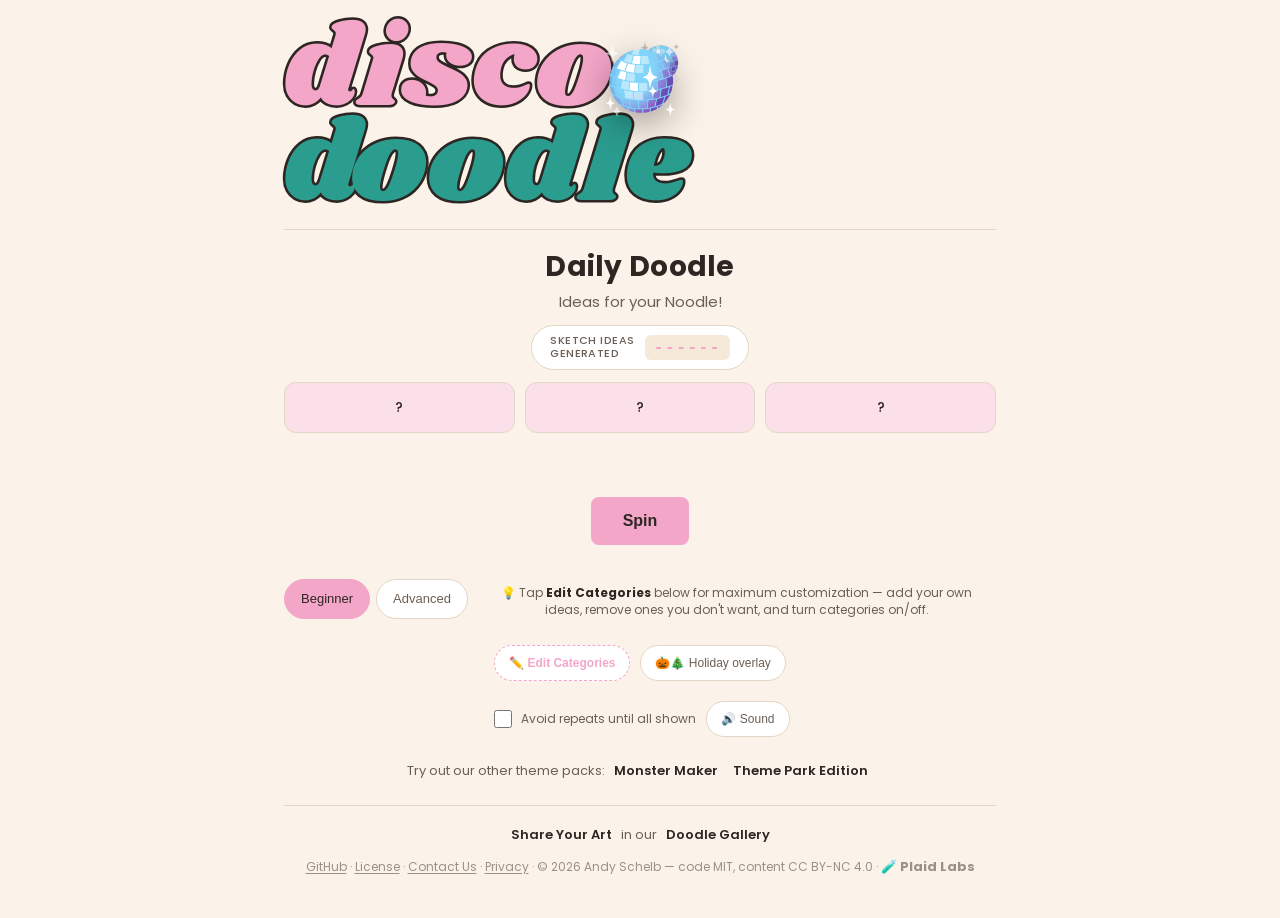
<file: index.html>
<!DOCTYPE html>
<html lang="en">
<head>
<meta charset="UTF-8">
<meta name="viewport" content="width=device-width, initial-scale=1.0">
<title>Disco Doodle — free drawing &amp; art prompt generators</title>
<meta name="description" content="Disco Doodle — a division of Plaid Labs. Daily Doodle, Monster Maker, and Theme Park Edition drawing-prompt generators in one place. Free, no signup.">
<link rel="canonical" href="https://discodoodle.com/">
<meta property="og:type" content="website">
<meta property="og:title" content="Disco Doodle — free drawing &amp; art prompt generators">
<meta property="og:description" content="Daily Doodle, Monster Maker, and Theme Park Edition drawing-prompt generators in one place. Free, no signup.">
<meta property="og:image" content="https://discodoodle.com/assets/og/og-home.png">
<meta property="og:url" content="https://discodoodle.com/">
<meta name="twitter:card" content="summary_large_image">
<meta name="twitter:title" content="Disco Doodle — free drawing &amp; art prompt generators">
<meta name="twitter:description" content="Daily Doodle, Monster Maker, and Theme Park Edition drawing-prompt generators in one place. Free, no signup.">
<meta name="twitter:image" content="https://discodoodle.com/assets/og/og-home.png">
<link rel="icon" type="image/png" sizes="32x32" href="/favicon-32x32.png">
<link rel="icon" type="image/png" sizes="16x16" href="/favicon-16x16.png">
<link rel="apple-touch-icon" sizes="180x180" href="/apple-touch-icon.png">
<link rel="manifest" href="/site.webmanifest">
<link rel="shortcut icon" href="/favicon.ico">
<meta name="theme-color" content="#F4A261">
<meta name="apple-mobile-web-app-capable" content="yes">
<meta name="apple-mobile-web-app-status-bar-style" content="default">
<meta name="apple-mobile-web-app-title" content="Disco Doodle">
<meta name="mobile-web-app-capable" content="yes">
<link rel="preconnect" href="https://fonts.googleapis.com">
<link rel="preconnect" href="https://fonts.gstatic.com" crossorigin>
<link href="https://fonts.googleapis.com/css2?family=Shrikhand&family=Poppins:wght@400;500;600;700;800&display=swap" rel="stylesheet">
<link rel="stylesheet" href="assets/style.css">
<script type="application/ld+json">
{
  "@context": "https://schema.org",
  "@graph": [
    {
      "@type": "Organization",
      "@id": "https://discodoodle.com/#organization",
      "name": "Disco Doodle",
      "url": "https://discodoodle.com/",
      "logo": "https://discodoodle.com/android-chrome-512x512.png",
      "parentOrganization": {
        "@type": "Organization",
        "name": "Plaid Labs"
      }
    },
    {
      "@type": "WebSite",
      "@id": "https://discodoodle.com/#website",
      "url": "https://discodoodle.com/",
      "name": "Disco Doodle",
      "description": "Free, no-signup drawing-prompt generators — Daily Doodle, Monster Maker, and Theme Park Edition.",
      "publisher": { "@id": "https://discodoodle.com/#organization" },
      "inLanguage": "en"
    }
  ]
}
</script>
</head>
<body>

<div id="sl-header-mount"></div>

<main id="app" aria-live="polite">
  <!-- Static fallback for crawlers/clients that don't run JS — engine.js
       overwrites this entirely (app.innerHTML =) the instant the default
       pack boots, so this never shows for a real visitor with JS enabled. -->
  <h1 class="pack-title">Daily Doodle</h1>
  <p class="subtitle">Ideas for your Noodle!</p>
  <p>Disco Doodle — a division of Plaid Labs. Daily Doodle, Monster Maker, and Theme Park Edition drawing-prompt generators in one place. Free, no signup.</p>
</main>

<div id="sl-footer-mount"></div>

<script>
  // Lightweight pack manifest — just id/label/src, so the header's pack
  // selector can render instantly. Each pack's actual category data is only
  // fetched when the user selects it (Theme Park Edition's data set is the
  // largest, so this keeps first paint fast).
  window.SL_PACK_LIST = [
    { id: 'dailydoodle', label: 'Daily Doodle', src: 'assets/packs/dailydoodle.js' },
    { id: 'monstermaker', label: 'Monster Maker', src: 'assets/packs/monstermaker.js' },
    { id: 'themepark', label: 'Theme Park Edition', src: 'assets/packs/themepark.js' }
  ];
</script>
<script src="assets/header.js" defer></script>
<script src="assets/footer.js" defer></script>
<script src="assets/holiday-data.js" defer></script>
<script src="assets/engine.js" defer></script>
<script defer>
  document.addEventListener('DOMContentLoaded', function () {
    // Daily Doodle is the main/landing theme pack of Disco Doodle.
    window.SL_boot('dailydoodle');
  });
</script>

</body>
</html>
</file>
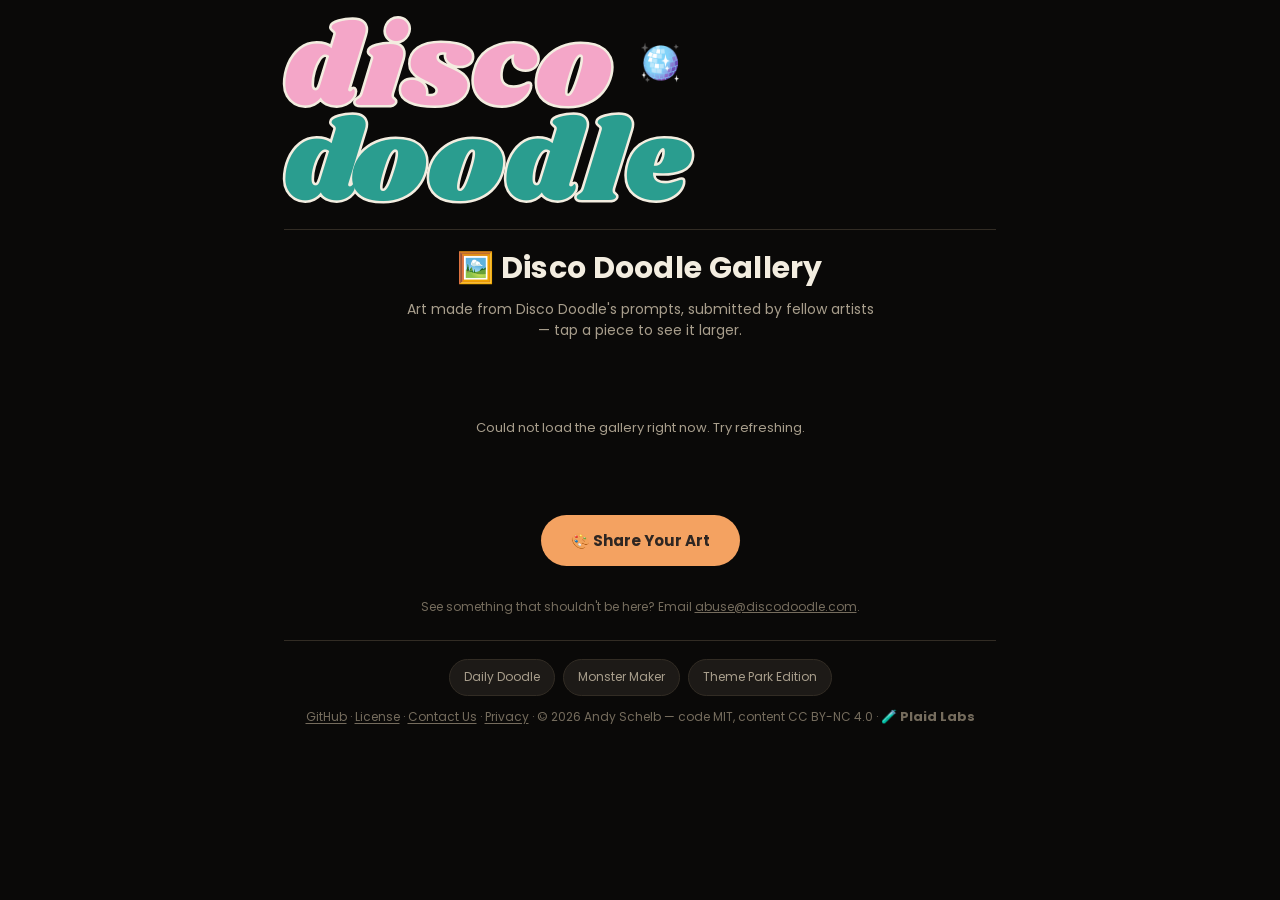
<file: wall/index.html>
<!DOCTYPE html>
<html lang="en">
<head>
<meta charset="UTF-8">
<meta name="viewport" content="width=device-width, initial-scale=1.0">
<title>Community Art Gallery — Disco Doodle</title>
<meta name="description" content="Stroll the Disco Doodle Gallery — art made from Disco Doodle's drawing prompts, submitted by fellow artists.">
<link rel="canonical" href="https://discodoodle.com/wall/">
<meta property="og:type" content="website">
<meta property="og:title" content="Community Art Gallery — Disco Doodle">
<meta property="og:description" content="Art made from Disco Doodle's drawing prompts, submitted by fellow artists.">
<meta property="og:image" content="https://discodoodle.com/assets/og/og-home.png">
<meta property="og:url" content="https://discodoodle.com/wall/">
<meta name="twitter:card" content="summary_large_image">
<meta name="twitter:title" content="Community Art Gallery — Disco Doodle">
<meta name="twitter:description" content="Art made from Disco Doodle's drawing prompts, submitted by fellow artists.">
<meta name="twitter:image" content="https://discodoodle.com/assets/og/og-home.png">
<link rel="icon" type="image/png" sizes="32x32" href="/favicon-32x32.png">
<link rel="icon" type="image/png" sizes="16x16" href="/favicon-16x16.png">
<link rel="apple-touch-icon" sizes="180x180" href="/apple-touch-icon.png">
<link rel="manifest" href="/site.webmanifest">
<link rel="shortcut icon" href="/favicon.ico">
<meta name="theme-color" content="#F4A261">
<meta name="apple-mobile-web-app-capable" content="yes">
<meta name="apple-mobile-web-app-status-bar-style" content="default">
<meta name="apple-mobile-web-app-title" content="Disco Doodle">
<meta name="mobile-web-app-capable" content="yes">
<link rel="preconnect" href="https://fonts.googleapis.com">
<link rel="preconnect" href="https://fonts.gstatic.com" crossorigin>
<link href="https://fonts.googleapis.com/css2?family=Shrikhand&family=Poppins:wght@400;500;600;700;800&display=swap" rel="stylesheet">
<link rel="stylesheet" href="../assets/style.css">
<style>
  /* ---- Gallery mode: a dark, moody re-skin so the frames and art pop.
     Scoped to this page only via a :root override that loads after the
     shared stylesheet — nothing else in the shell is touched. ---- */
  :root {
    --surface-0: #0a0908;
    --surface-1: #151311;
    --surface-2: #1d1a17;
    --text-primary: #f3ede0;
    --text-secondary: #a89e8c;
    --text-muted: #756c5d;
    --border: #322c24;
    --accent: #F4A261;
    --accent-contrast: #2e2622;
    --accent-soft: #40291a;
  }
  body { font-family: 'Poppins', -apple-system, BlinkMacSystemFont, sans-serif; }
  .wall-title, h1.pack-title {
    font-family: 'Poppins', sans-serif;
    font-weight: 700;
  }
  .wall-title { font-size: 30px; margin: 1rem 0 0; text-align: center; letter-spacing: 0.01em; }
  .wall-sub { text-align: center; font-size: 14px; color: var(--text-secondary); max-width: 480px; margin: 8px auto 1.75rem; }

  /* ---- The Gallery — a static, wrapping grid. No auto-scroll (it got
     clunky as the gallery grew), and cards sized to stay legible on
     mobile instead of the old 128px "postage stamp" size. ---- */
  .wall-loading, .wall-empty { text-align: center; color: var(--text-secondary); font-size: 13px; padding: 2rem 1rem; white-space: normal; grid-column: 1 / -1; }

  .gallery-grid {
    display: grid;
    grid-template-columns: repeat(auto-fill, minmax(170px, 1fr));
    gap: 16px;
    padding: 4px 0 1.5rem;
  }
  @media (min-width: 640px) {
    .gallery-grid { grid-template-columns: repeat(auto-fill, minmax(210px, 1fr)); gap: 22px; }
  }

  .gallery-card {
    display: flex;
    flex-direction: column;
    cursor: pointer;
    outline: none;
    border-radius: 14px;
    background: var(--surface-2);
    border: 0.5px solid var(--border);
    overflow: hidden;
    transition: transform .15s ease, box-shadow .15s ease;
  }
  .gallery-card:hover, .gallery-card:focus-visible {
    transform: translateY(-3px);
    box-shadow: 0 10px 26px rgba(0,0,0,.4);
  }
  .gallery-card img {
    display: block;
    width: 100%;
    aspect-ratio: 1 / 1;
    object-fit: cover;
    background: var(--surface-1);
  }
  .gallery-card figcaption {
    padding: 9px 11px 11px;
    font-size: 12px;
    color: var(--text-secondary);
    line-height: 1.4;
  }

  /* ---- Share Your Art call-to-action ---- */
  .pill-cta-wrap { display: flex; justify-content: center; margin: 0.5rem 0 2rem; }
  .pill-cta {
    display: inline-flex; align-items: center; gap: 8px;
    border: none; background: var(--accent); color: var(--accent-contrast);
    border-radius: 999px; padding: 14px 30px; font-size: 15px; font-weight: 700;
    cursor: pointer; min-height: 48px; text-decoration: none;
  }
  .pill-cta:hover { filter: brightness(1.08); }

  /* ---- Lightbox ---- */
  #lightbox {
    position: fixed; inset: 0; background: rgba(4,3,2,.94);
    display: none; align-items: center; justify-content: center;
    flex-direction: column; padding: 24px; z-index: 999;
    touch-action: pan-y; /* let a vertical drag still feel natural; horizontal swipes are read in JS */
  }
  #lightbox.open { display: flex; }
  #lightbox img { max-width: 90vw; max-height: 78vh; object-fit: contain; border-radius: 6px; box-shadow: 0 20px 40px rgba(0,0,0,.6); user-select: none; -webkit-user-drag: none; }
  #lightbox-cap { color: #f2ede0; font-size: 13px; margin-top: 14px; text-align: center; max-width: 90vw; }
  #lightbox-counter { color: #a89e8c; font-size: 12px; margin-top: 4px; text-align: center; }
  #lightbox-close {
    position: absolute; top: 16px; right: 16px; min-width: 44px; min-height: 44px;
    border: none; border-radius: 50%; background: rgba(255,255,255,.15); color: #fff;
    font-size: 20px; cursor: pointer; line-height: 1;
  }
  /* Prev/Next — visible tap targets for desktop click, but swipe (below) is
     the primary way to browse on mobile, which is most of this page's
     traffic. Hidden entirely when there's only one piece in the gallery. */
  #lightbox-prev, #lightbox-next {
    position: absolute; top: 50%; transform: translateY(-50%);
    min-width: 48px; min-height: 48px;
    border: none; border-radius: 50%; background: rgba(255,255,255,.15); color: #fff;
    font-size: 26px; cursor: pointer; line-height: 1;
    display: flex; align-items: center; justify-content: center;
  }
  #lightbox-prev { left: 10px; }
  #lightbox-next { right: 10px; }
  #lightbox-prev:hover, #lightbox-next:hover, #lightbox-close:hover { background: rgba(255,255,255,.28); }
  #lightbox.single-item #lightbox-prev,
  #lightbox.single-item #lightbox-next { display: none; }
  @media (max-width: 600px) {
    #lightbox-prev, #lightbox-next { min-width: 44px; min-height: 44px; font-size: 22px; }
  }

  @media (max-width: 480px) {
    .wall-title { font-size: 22px; }
  }

  @media (prefers-reduced-motion: reduce) {
    .gallery-card { transition: none; }
  }
</style>
</head>
<body>

<div id="sl-header-mount"></div>

<main id="app">
  <h1 class="wall-title">🖼️ Disco Doodle Gallery</h1>
  <p class="wall-sub">Art made from Disco Doodle's prompts, submitted by fellow artists — tap a piece to see it larger.</p>

  <div id="gallery-grid" class="gallery-grid">
    <p class="wall-loading">Loading the gallery…</p>
  </div>

  <div class="pill-cta-wrap">
    <a href="submit.html" class="pill-cta">🎨 Share Your Art</a>
  </div>
  <p style="text-align:center; font-size:12px; color:var(--text-muted); margin:0.5rem 0 1.5rem;">
    See something that shouldn't be here? Email <a href="mailto:abuse@discodoodle.com" style="color:inherit;">abuse@discodoodle.com</a>.
  </p>
</main>

<div id="sl-footer-mount"></div>

<div id="lightbox" aria-hidden="true">
  <button id="lightbox-close" type="button" aria-label="Close">✕</button>
  <button id="lightbox-prev" type="button" aria-label="Previous piece">‹</button>
  <button id="lightbox-next" type="button" aria-label="Next piece">›</button>
  <img id="lightbox-img" alt="">
  <p id="lightbox-cap"></p>
  <p id="lightbox-counter"></p>
</div>

<script>
  window.SL_PAGE = 'gallery';
  window.SL_PACK_LIST = [
    { id: 'dailydoodle', label: 'Daily Doodle', src: '../assets/packs/dailydoodle.js' },
    { id: 'monstermaker', label: 'Monster Maker', src: '../assets/packs/monstermaker.js' },
    { id: 'themepark', label: 'Theme Park Edition', src: '../assets/packs/themepark.js' }
  ];
</script>
<script src="../assets/header.js" defer></script>
<script src="../assets/footer.js" defer></script>
<script defer>
(function () {
  var DB_URL = 'https://daily-doodle-b7c57-default-rtdb.firebaseio.com';

  function $(id) { return document.getElementById(id); }

  function formatDate(ts) {
    if (!ts) return '';
    try {
      return new Date(ts).toLocaleDateString(undefined, { year: 'numeric', month: 'short', day: 'numeric' });
    } catch (e) { return ''; }
  }

  function escapeHtml(s) {
    return String(s).replace(/[&<>"']/g, function (c) {
      return { '&': '&amp;', '<': '&lt;', '>': '&gt;', '"': '&quot;', "'": '&#39;' }[c];
    });
  }

  // ---- Lightbox ----
  // Entries + the currently-open index live up here (not inside loadGallery's
  // fetch callback) so navigation functions can reach them too.
  var lightbox = $('lightbox');
  var entries = [];
  var currentIndex = -1;

  function showLightboxAt(idx) {
    if (!entries.length) return;
    // Wrap around both directions — swiping past the last piece loops back
    // to the first, which is the more natural feel for browsing than a dead end.
    currentIndex = ((idx % entries.length) + entries.length) % entries.length;
    var entry = entries[currentIndex];
    $('lightbox-img').src = entry.imageUrl;
    $('lightbox-img').alt = (entry.name || 'Anonymous Artist') + "'s " + (entry.pack || 'Disco Doodle') + ' creation';
    $('lightbox-cap').textContent = (entry.name || 'Anonymous Artist') + ' · ' + (entry.pack || 'Disco Doodle') + ' · ' + formatDate(entry.submittedAt);
    $('lightbox-counter').textContent = entries.length > 1 ? (currentIndex + 1) + ' / ' + entries.length : '';
    lightbox.classList.toggle('single-item', entries.length <= 1);
    lightbox.classList.add('open');
    lightbox.setAttribute('aria-hidden', 'false');
    document.body.style.overflow = 'hidden';
  }
  function openLightbox(idx) { showLightboxAt(idx); }
  function closeLightbox() {
    lightbox.classList.remove('open');
    lightbox.setAttribute('aria-hidden', 'true');
    $('lightbox-img').src = '';
    currentIndex = -1;
    document.body.style.overflow = '';
  }
  function nextImage() { showLightboxAt(currentIndex + 1); }
  function prevImage() { showLightboxAt(currentIndex - 1); }

  $('lightbox-close').addEventListener('click', closeLightbox);
  $('lightbox-prev').addEventListener('click', function (e) { e.stopPropagation(); prevImage(); });
  $('lightbox-next').addEventListener('click', function (e) { e.stopPropagation(); nextImage(); });
  lightbox.addEventListener('click', function (e) { if (e.target === lightbox) closeLightbox(); });
  document.addEventListener('keydown', function (e) {
    if (!lightbox.classList.contains('open')) return;
    if (e.key === 'Escape') closeLightbox();
    else if (e.key === 'ArrowRight') nextImage();
    else if (e.key === 'ArrowLeft') prevImage();
  });

  // Swipe left/right — the intuitive way to browse on mobile, which is most
  // of this page's real-world traffic. A tap (near-zero movement) is left
  // alone so it still falls through to the close-on-backdrop-click handler
  // above; only a real horizontal drag counts as a swipe.
  var touchStartX = null, touchStartY = null;
  lightbox.addEventListener('touchstart', function (e) {
    if (e.touches.length !== 1) return;
    touchStartX = e.touches[0].clientX;
    touchStartY = e.touches[0].clientY;
  }, { passive: true });
  lightbox.addEventListener('touchend', function (e) {
    if (touchStartX === null) return;
    var t = e.changedTouches[0];
    var dx = t.clientX - touchStartX;
    var dy = t.clientY - touchStartY;
    touchStartX = null; touchStartY = null;
    if (Math.abs(dx) < 45 || Math.abs(dx) < Math.abs(dy) * 1.5) return; // not a real horizontal swipe
    if (dx < 0) nextImage(); else prevImage();
  }, { passive: true });

  // ---- The Gallery — approved submissions only, static wrapping grid ----
  function loadGallery() {
    var grid = $('gallery-grid');
    fetch(DB_URL + '/approvedWall.json')
      .then(function (res) { return res.json(); })
      .then(function (data) {
        entries = data ? Object.keys(data).map(function (k) { return Object.assign({ id: k }, data[k]); }) : [];
        entries.sort(function (a, b) { return (b.submittedAt || 0) - (a.submittedAt || 0); });
        if (entries.length === 0) {
          grid.innerHTML = '<p class="wall-empty">No art in the gallery yet — be the first to submit!</p>';
          return;
        }
        grid.innerHTML = entries.map(function (e, i) {
          var caption = escapeHtml(e.name || 'Anonymous Artist') + ' · ' + escapeHtml(e.pack || 'Disco Doodle') + ' · ' + formatDate(e.submittedAt);
          var alt = escapeHtml((e.name || 'Anonymous Artist') + "'s " + (e.pack || 'Disco Doodle') + ' creation');
          return (
            '<figure class="gallery-card" tabindex="0" role="button" aria-label="View ' + alt + ' full size" data-idx="' + i + '">' +
              '<img src="' + e.imageUrl + '" loading="lazy" alt="' + alt + '">' +
              '<figcaption>' + caption + '</figcaption>' +
            '</figure>'
          );
        }).join('');

        grid.addEventListener('click', function (e) {
          var card = e.target.closest('.gallery-card');
          if (card) openLightbox(Number(card.getAttribute('data-idx')));
        });
        grid.addEventListener('keydown', function (e) {
          if (e.key !== 'Enter' && e.key !== ' ') return;
          var card = e.target.closest('.gallery-card');
          if (card) { e.preventDefault(); openLightbox(Number(card.getAttribute('data-idx'))); }
        });
      })
      .catch(function (err) {
        console.error('Gallery load failed:', err);
        grid.innerHTML = '<p class="wall-empty">Could not load the gallery right now. Try refreshing.</p>';
      });
  }

  loadGallery();
})();
</script>

</body>
</html>
</file>
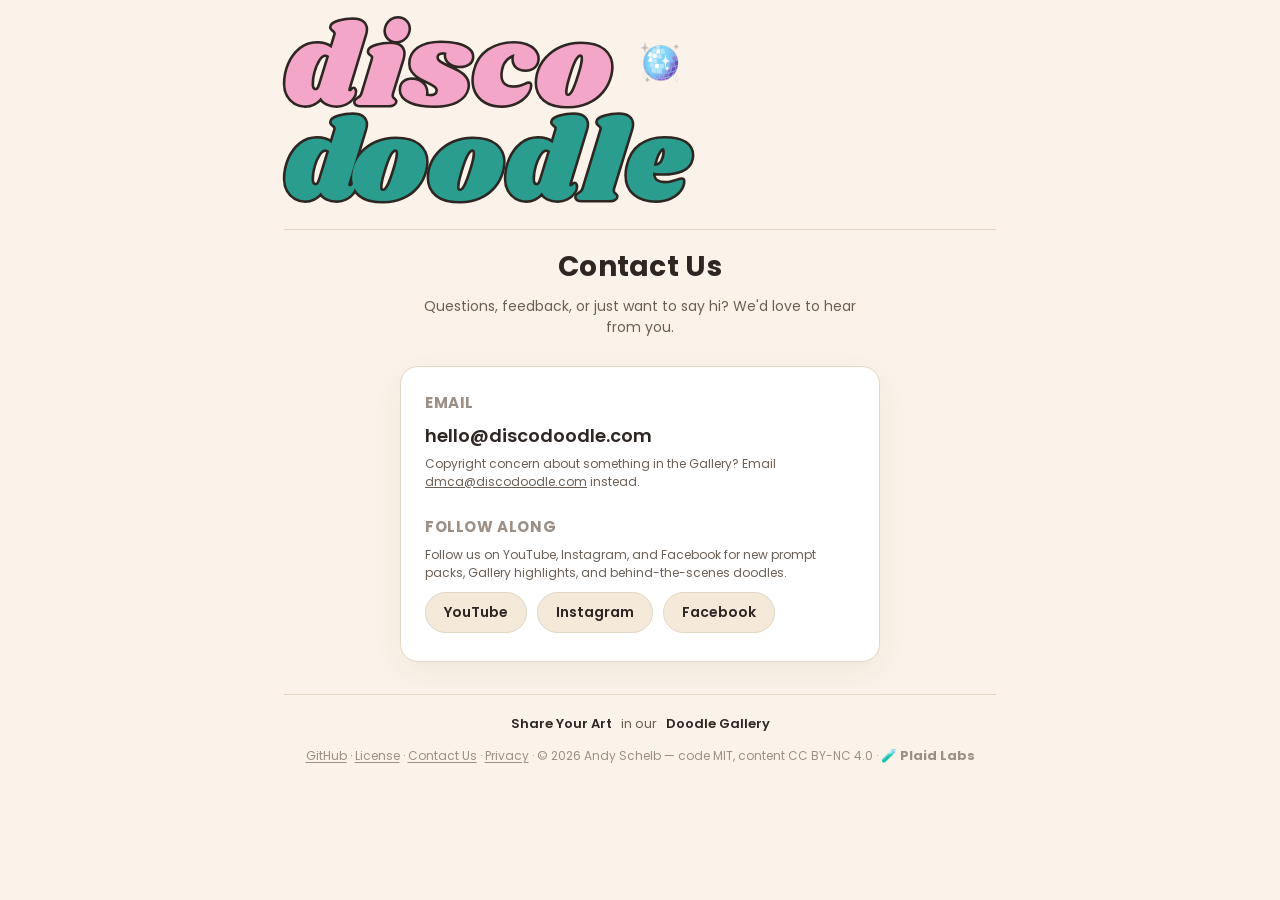
<file: contact.html>
<!DOCTYPE html>
<html lang="en">
<head>
<meta charset="UTF-8">
<meta name="viewport" content="width=device-width, initial-scale=1.0">
<title>Contact Us — Disco Doodle</title>
<meta name="description" content="Get in touch with Disco Doodle — email us or follow along on Instagram and Facebook.">
<link rel="canonical" href="https://discodoodle.com/contact.html">
<meta property="og:type" content="website">
<meta property="og:title" content="Contact Us — Disco Doodle">
<meta property="og:description" content="Get in touch with Disco Doodle — email us or follow along on Instagram and Facebook.">
<meta property="og:image" content="https://discodoodle.com/assets/og/og-home.png">
<meta property="og:url" content="https://discodoodle.com/contact.html">
<meta name="twitter:card" content="summary_large_image">
<meta name="twitter:title" content="Contact Us — Disco Doodle">
<meta name="twitter:description" content="Get in touch with Disco Doodle — email us or follow along on Instagram and Facebook.">
<meta name="twitter:image" content="https://discodoodle.com/assets/og/og-home.png">
<link rel="icon" type="image/png" sizes="32x32" href="/favicon-32x32.png">
<link rel="icon" type="image/png" sizes="16x16" href="/favicon-16x16.png">
<link rel="apple-touch-icon" sizes="180x180" href="/apple-touch-icon.png">
<link rel="manifest" href="/site.webmanifest">
<link rel="shortcut icon" href="/favicon.ico">
<meta name="theme-color" content="#F4A261">
<meta name="apple-mobile-web-app-capable" content="yes">
<meta name="apple-mobile-web-app-status-bar-style" content="default">
<meta name="apple-mobile-web-app-title" content="Disco Doodle">
<meta name="mobile-web-app-capable" content="yes">
<link rel="preconnect" href="https://fonts.googleapis.com">
<link rel="preconnect" href="https://fonts.gstatic.com" crossorigin>
<link href="https://fonts.googleapis.com/css2?family=Shrikhand&family=Poppins:wght@400;500;600;700;800&display=swap" rel="stylesheet">
<link rel="stylesheet" href="assets/style.css">
<style>
  body { font-family: 'Poppins', -apple-system, BlinkMacSystemFont, sans-serif; }
  .wall-title, h1.pack-title { font-family: 'Poppins', sans-serif; font-weight: 700; }
  .wall-title { font-size: 28px; margin: 1rem 0 0; text-align: center; letter-spacing: 0.01em; }
  .wall-sub { text-align: center; font-size: 14px; color: var(--text-secondary); max-width: 440px; margin: 8px auto 1.75rem; }

  #contact-section {
    max-width: 480px; margin: 0 auto 2rem; background: var(--surface-2);
    border: 0.5px solid var(--border); border-radius: 18px; padding: 1.5rem 1.5rem 1.75rem;
    box-shadow: 0 10px 30px rgba(46, 38, 34, 0.06);
  }
  .contact-block { margin-bottom: 1.5rem; }
  .contact-block:last-child { margin-bottom: 0; }
  .contact-block h2 {
    font-family: 'Poppins', sans-serif; font-weight: 700; font-size: 15px;
    text-transform: uppercase; letter-spacing: 0.04em; color: var(--text-muted);
    margin: 0 0 8px;
  }
  .contact-email {
    display: inline-block; font-size: 18px; font-weight: 600;
    color: var(--text-primary); text-decoration: none;
  }
  .contact-email:hover { color: var(--accent); }
  .contact-note { font-size: 12px; color: var(--text-secondary); margin: 6px 0 0; line-height: 1.5; }
  .contact-note a { color: var(--text-secondary); }

  .social-links { display: flex; flex-wrap: wrap; gap: 10px; }
  .social-link {
    font-family: 'Poppins', sans-serif; font-size: 14px; font-weight: 600;
    color: var(--text-primary); text-decoration: none;
    border: 0.5px solid var(--border); border-radius: 999px;
    padding: 9px 18px; background: var(--surface-1);
  }
  .social-link:hover { color: var(--accent); border-color: var(--accent); }
</style>
</head>
<body>

<div id="sl-header-mount"></div>

<main id="app">
  <h1 class="wall-title">Contact Us</h1>
  <p class="wall-sub">Questions, feedback, or just want to say hi? We'd love to hear from you.</p>

  <section id="contact-section">
    <div class="contact-block">
      <h2>Email</h2>
      <a href="#" id="contact-email-link" class="contact-email">hello [at] discodoodle.com</a>
      <p class="contact-note">Copyright concern about something in the Gallery? Email <a href="mailto:dmca@discodoodle.com">dmca@discodoodle.com</a> instead.</p>
    </div>
    <div class="contact-block">
      <h2>Follow Along</h2>
      <p class="contact-note" style="margin: 0 0 10px;">Follow us on YouTube, Instagram, and Facebook for new prompt packs, Gallery highlights, and behind-the-scenes doodles.</p>
      <div class="social-links">
        <a href="https://www.youtube.com/@discodoodlestudio" class="social-link" target="_blank" rel="noopener">YouTube</a>
        <a href="https://instagram.com/discodoodlestudio" class="social-link" target="_blank" rel="noopener">Instagram</a>
        <a href="https://facebook.com/discodoodlestudio" class="social-link" target="_blank" rel="noopener">Facebook</a>
      </div>
    </div>
  </section>
</main>

<div id="sl-footer-mount"></div>

<script src="assets/header.js" defer></script>
<script src="assets/footer.js" defer></script>
<script defer>
  // Same light anti-harvesting pattern as the old footer contact link —
  // assembled at runtime rather than written as a literal string in the
  // page source, so simple scrapers scanning HTML don't pick it up directly.
  document.addEventListener('DOMContentLoaded', function () {
    var link = document.getElementById('contact-email-link');
    if (!link) return;
    var user = 'hello', host = 'discodoodle.com';
    link.href = 'mailto:' + user + '@' + host + '?subject=' + encodeURIComponent('Disco Doodle');
    link.textContent = user + '@' + host;
  });
</script>

</body>
</html>
</file>
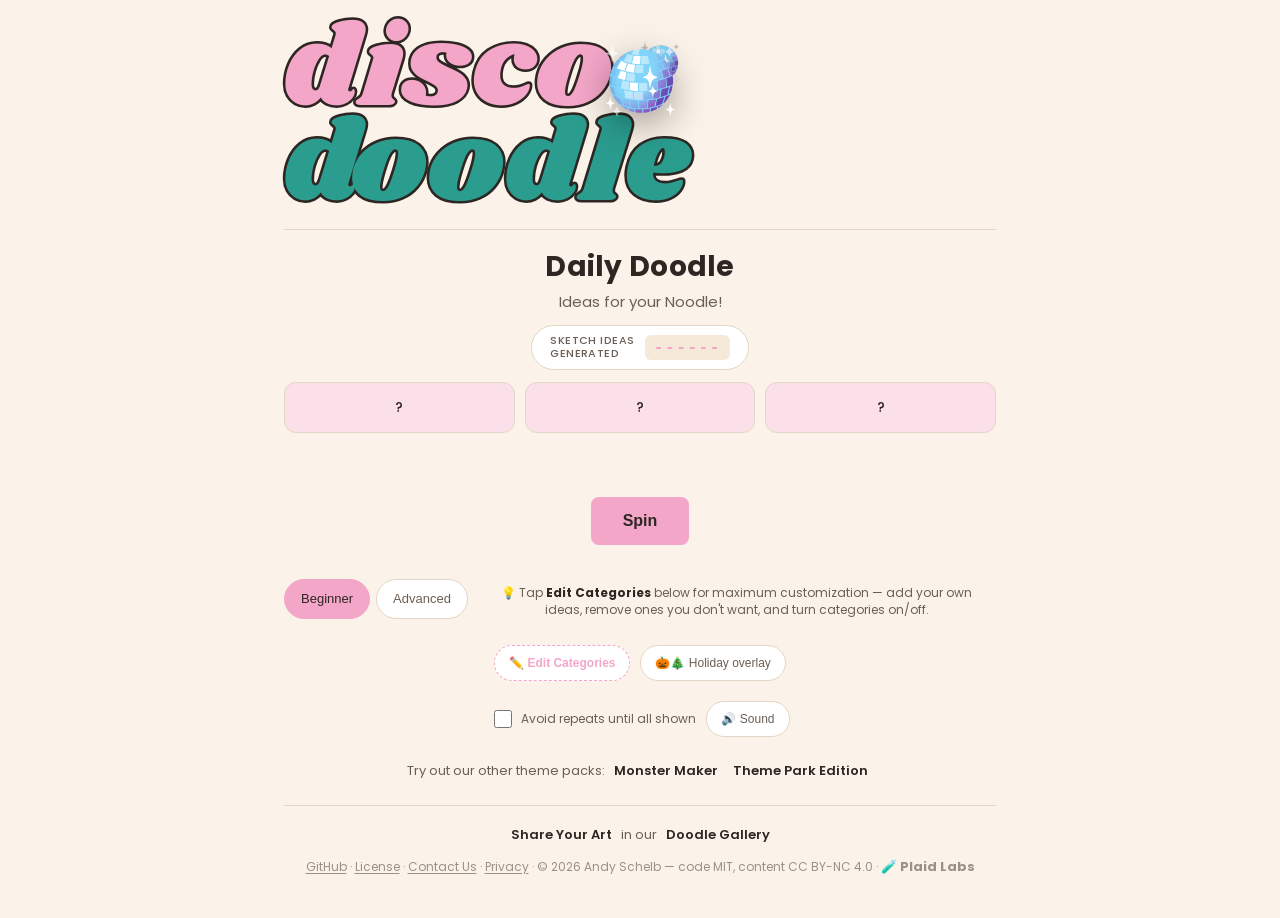
<file: daily-doodle.html>
<!DOCTYPE html>
<html lang="en">
<head>
<meta charset="UTF-8">
<meta name="viewport" content="width=device-width, initial-scale=1.0">
<title>Daily Doodle — free drawing prompt generator | Disco Doodle</title>
<meta name="description" content="Daily Doodle: a free, no-signup random drawing prompt generator. Spin for an animal, occupation, prop, style and more — instant art ideas for kids, classrooms, and anyone with blank-page paralysis.">
<!-- Canonical points at the homepage on purpose, not this URL — the
     homepage boots the exact same Daily Doodle content by default, so this
     page is a duplicate of it. Rather than remove this URL (it's still a
     valid, shareable, directly-linkable page), the canonical tag tells
     search engines to consolidate ranking credit onto "/" instead of
     splitting it across two identical pages. og:url below is left as this
     page's own URL on purpose — that's a separate signal for social-share
     unfurling, not indexing, and should reflect whatever URL was actually
     shared. -->
<link rel="canonical" href="https://discodoodle.com/">
<meta property="og:type" content="website">
<meta property="og:title" content="Daily Doodle — free drawing prompt generator">
<meta property="og:description" content="Ideas for your Noodle! A free, no-signup drawing prompt generator — spin for an instant art idea.">
<meta property="og:image" content="https://discodoodle.com/assets/og/og-daily-doodle.png">
<meta property="og:url" content="https://discodoodle.com/daily-doodle.html">
<meta name="twitter:card" content="summary_large_image">
<meta name="twitter:title" content="Daily Doodle — free drawing prompt generator">
<meta name="twitter:description" content="Ideas for your Noodle! A free, no-signup drawing prompt generator — spin for an instant art idea.">
<meta name="twitter:image" content="https://discodoodle.com/assets/og/og-daily-doodle.png">
<link rel="icon" type="image/png" sizes="32x32" href="/favicon-32x32.png">
<link rel="icon" type="image/png" sizes="16x16" href="/favicon-16x16.png">
<link rel="apple-touch-icon" sizes="180x180" href="/apple-touch-icon.png">
<link rel="manifest" href="/site.webmanifest">
<link rel="shortcut icon" href="/favicon.ico">
<meta name="theme-color" content="#F4A261">
<meta name="apple-mobile-web-app-capable" content="yes">
<meta name="apple-mobile-web-app-status-bar-style" content="default">
<meta name="apple-mobile-web-app-title" content="Disco Doodle">
<meta name="mobile-web-app-capable" content="yes">
<link rel="preconnect" href="https://fonts.googleapis.com">
<link rel="preconnect" href="https://fonts.gstatic.com" crossorigin>
<link href="https://fonts.googleapis.com/css2?family=Shrikhand&family=Poppins:wght@400;500;600;700;800&display=swap" rel="stylesheet">
<link rel="stylesheet" href="assets/style.css">
<script type="application/ld+json">
{
  "@context": "https://schema.org",
  "@type": "WebApplication",
  "name": "Daily Doodle",
  "url": "https://discodoodle.com/daily-doodle.html",
  "description": "A free, no-signup random drawing prompt generator. Spin for an animal, occupation, prop, style and more — instant art ideas for kids, classrooms, and anyone with blank-page paralysis.",
  "applicationCategory": "DesignApplication",
  "operatingSystem": "Any (web browser)",
  "isAccessibleForFree": true,
  "offers": {
    "@type": "Offer",
    "price": "0",
    "priceCurrency": "USD"
  },
  "publisher": {
    "@type": "Organization",
    "name": "Disco Doodle",
    "url": "https://discodoodle.com/"
  }
}
</script>
</head>
<body>

<div id="sl-header-mount"></div>

<main id="app" aria-live="polite">
  <!-- Static fallback for crawlers/clients that don't run JS — engine.js
       overwrites this entirely (app.innerHTML =) the instant the pack
       boots, so this never shows for a real visitor with JS enabled. -->
  <h1 class="pack-title">Daily Doodle</h1>
  <p class="subtitle">Ideas for your Noodle!</p>
  <p>A free, no-signup random drawing prompt generator. Spin for an animal, occupation, prop, style and more — instant art ideas for kids, classrooms, and anyone with blank-page paralysis.</p>
</main>

<div id="sl-footer-mount"></div>

<script>
  window.SL_PACK_LIST = [
    { id: 'dailydoodle', label: 'Daily Doodle', src: 'assets/packs/dailydoodle.js' },
    { id: 'monstermaker', label: 'Monster Maker', src: 'assets/packs/monstermaker.js' },
    { id: 'themepark', label: 'Theme Park Edition', src: 'assets/packs/themepark.js' }
  ];
</script>
<script src="assets/header.js" defer></script>
<script src="assets/footer.js" defer></script>
<script src="assets/holiday-data.js" defer></script>
<script src="assets/engine.js" defer></script>
<script defer>
  document.addEventListener('DOMContentLoaded', function () {
    window.SL_boot('dailydoodle');
  });
</script>

</body>
</html>
</file>
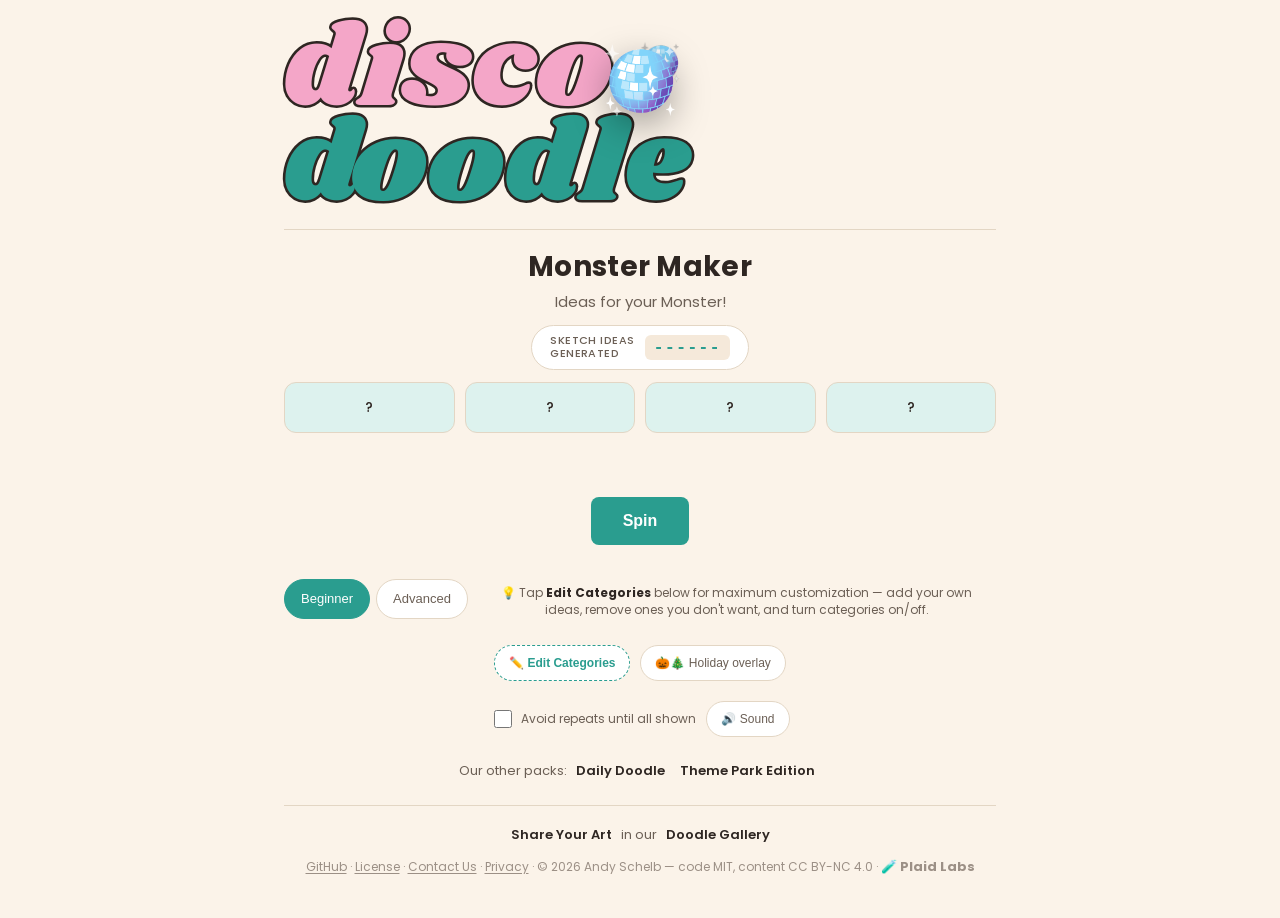
<file: monster-maker.html>
<!DOCTYPE html>
<html lang="en">
<head>
<meta charset="UTF-8">
<meta name="viewport" content="width=device-width, initial-scale=1.0">
<title>Monster Maker — creature drawing prompt generator | Disco Doodle</title>
<meta name="description" content="Monster Maker: a free, no-signup creature remix generator. Spin for eyeballs, horns, skin texture, arm style and more — a fresh monster design idea every time.">
<link rel="canonical" href="https://discodoodle.com/monster-maker.html">
<meta property="og:type" content="website">
<meta property="og:title" content="Monster Maker — creature drawing prompt generator">
<meta property="og:description" content="Ideas for your Monster! A free, no-signup creature remix generator — spin for a fresh monster design.">
<meta property="og:image" content="https://discodoodle.com/assets/og/og-monster-maker.png">
<meta property="og:url" content="https://discodoodle.com/monster-maker.html">
<meta name="twitter:card" content="summary_large_image">
<meta name="twitter:title" content="Monster Maker — creature drawing prompt generator">
<meta name="twitter:description" content="Ideas for your Monster! A free, no-signup creature remix generator — spin for a fresh monster design.">
<meta name="twitter:image" content="https://discodoodle.com/assets/og/og-monster-maker.png">
<link rel="icon" type="image/png" sizes="32x32" href="/favicon-32x32.png">
<link rel="icon" type="image/png" sizes="16x16" href="/favicon-16x16.png">
<link rel="apple-touch-icon" sizes="180x180" href="/apple-touch-icon.png">
<link rel="manifest" href="/site.webmanifest">
<link rel="shortcut icon" href="/favicon.ico">
<meta name="theme-color" content="#F4A261">
<meta name="apple-mobile-web-app-capable" content="yes">
<meta name="apple-mobile-web-app-status-bar-style" content="default">
<meta name="apple-mobile-web-app-title" content="Disco Doodle">
<meta name="mobile-web-app-capable" content="yes">
<link rel="preconnect" href="https://fonts.googleapis.com">
<link rel="preconnect" href="https://fonts.gstatic.com" crossorigin>
<link href="https://fonts.googleapis.com/css2?family=Shrikhand&family=Poppins:wght@400;500;600;700;800&display=swap" rel="stylesheet">
<link rel="stylesheet" href="assets/style.css">
<script type="application/ld+json">
{
  "@context": "https://schema.org",
  "@type": "WebApplication",
  "name": "Monster Maker",
  "url": "https://discodoodle.com/monster-maker.html",
  "description": "A free, no-signup creature remix generator. Spin for eyeballs, horns, skin texture, arm style and more — a fresh monster design idea every time.",
  "applicationCategory": "DesignApplication",
  "operatingSystem": "Any (web browser)",
  "isAccessibleForFree": true,
  "offers": {
    "@type": "Offer",
    "price": "0",
    "priceCurrency": "USD"
  },
  "publisher": {
    "@type": "Organization",
    "name": "Disco Doodle",
    "url": "https://discodoodle.com/"
  }
}
</script>
</head>
<body>

<div id="sl-header-mount"></div>

<main id="app" aria-live="polite">
  <!-- Static fallback for crawlers/clients that don't run JS — engine.js
       overwrites this entirely (app.innerHTML =) the instant the pack
       boots, so this never shows for a real visitor with JS enabled. -->
  <h1 class="pack-title">Monster Maker</h1>
  <p class="subtitle">Ideas for your Monster!</p>
  <p>A free, no-signup creature remix generator. Spin for eyeballs, horns, skin texture, arm style and more — a fresh monster design idea every time.</p>
</main>

<div id="sl-footer-mount"></div>

<script>
  window.SL_PACK_LIST = [
    { id: 'dailydoodle', label: 'Daily Doodle', src: 'assets/packs/dailydoodle.js' },
    { id: 'monstermaker', label: 'Monster Maker', src: 'assets/packs/monstermaker.js' },
    { id: 'themepark', label: 'Theme Park Edition', src: 'assets/packs/themepark.js' }
  ];
</script>
<script src="assets/header.js" defer></script>
<script src="assets/footer.js" defer></script>
<script src="assets/holiday-data.js" defer></script>
<script src="assets/engine.js" defer></script>
<script defer>
  document.addEventListener('DOMContentLoaded', function () {
    window.SL_boot('monstermaker');
  });
</script>

</body>
</html>
</file>
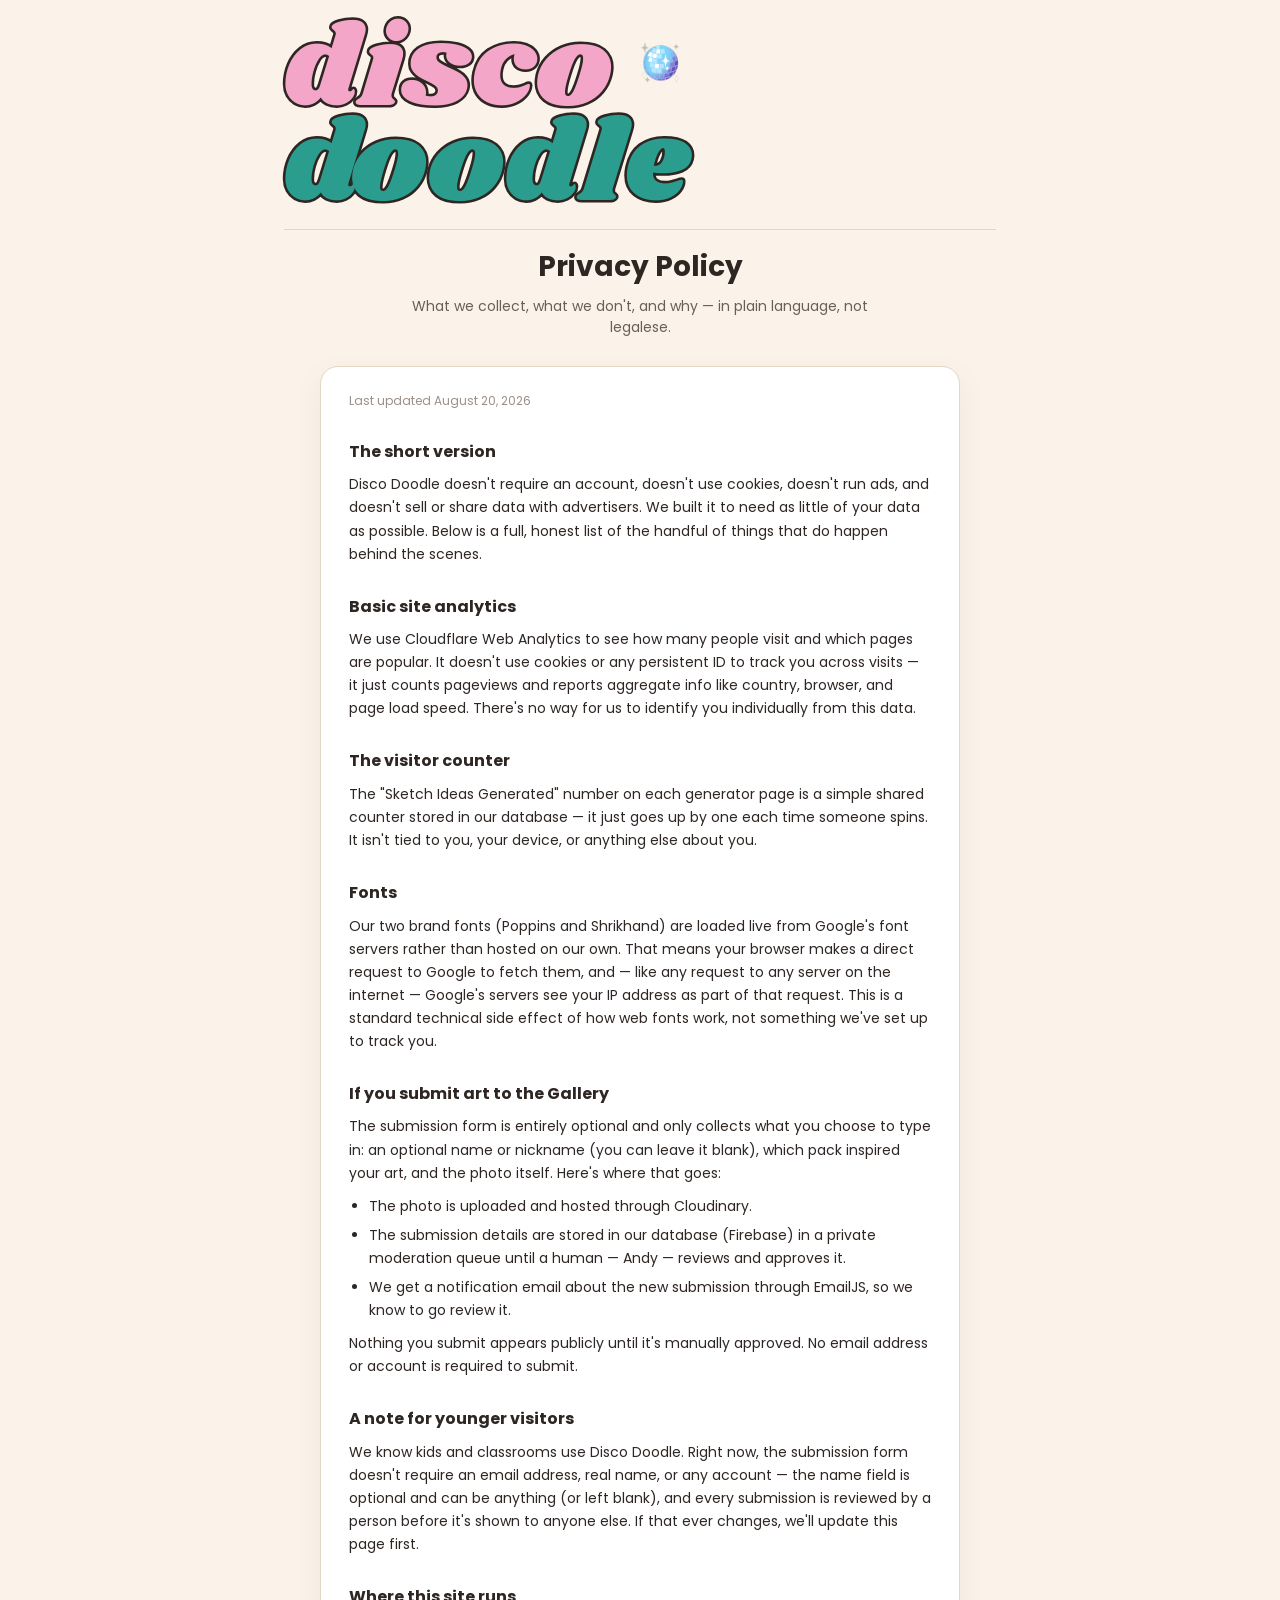
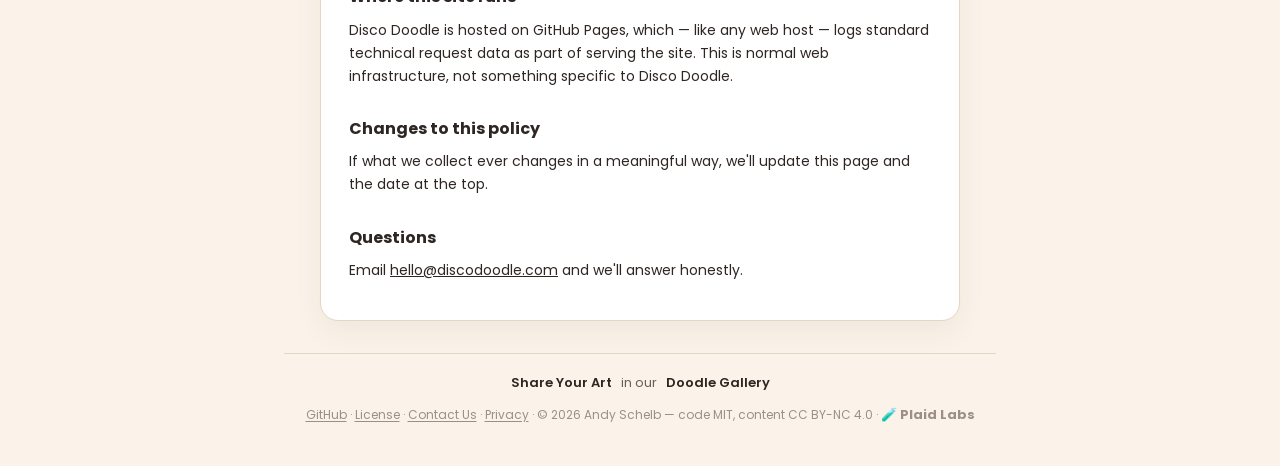
<file: privacy.html>
<!DOCTYPE html>
<html lang="en">
<head>
<meta charset="UTF-8">
<meta name="viewport" content="width=device-width, initial-scale=1.0">
<title>Privacy Policy — Disco Doodle</title>
<meta name="description" content="What Disco Doodle collects, what it doesn't, and why — in plain language.">
<link rel="canonical" href="https://discodoodle.com/privacy.html">
<meta property="og:type" content="website">
<meta property="og:title" content="Privacy Policy — Disco Doodle">
<meta property="og:description" content="What Disco Doodle collects, what it doesn't, and why — in plain language.">
<meta property="og:image" content="https://discodoodle.com/assets/og/og-home.png">
<meta property="og:url" content="https://discodoodle.com/privacy.html">
<meta name="twitter:card" content="summary_large_image">
<meta name="twitter:title" content="Privacy Policy — Disco Doodle">
<meta name="twitter:description" content="What Disco Doodle collects, what it doesn't, and why — in plain language.">
<meta name="twitter:image" content="https://discodoodle.com/assets/og/og-home.png">
<link rel="icon" type="image/png" sizes="32x32" href="/favicon-32x32.png">
<link rel="icon" type="image/png" sizes="16x16" href="/favicon-16x16.png">
<link rel="apple-touch-icon" sizes="180x180" href="/apple-touch-icon.png">
<link rel="manifest" href="/site.webmanifest">
<link rel="shortcut icon" href="/favicon.ico">
<meta name="theme-color" content="#F4A261">
<meta name="apple-mobile-web-app-capable" content="yes">
<meta name="apple-mobile-web-app-status-bar-style" content="default">
<meta name="apple-mobile-web-app-title" content="Disco Doodle">
<meta name="mobile-web-app-capable" content="yes">
<link rel="preconnect" href="https://fonts.googleapis.com">
<link rel="preconnect" href="https://fonts.gstatic.com" crossorigin>
<link href="https://fonts.googleapis.com/css2?family=Shrikhand&family=Poppins:wght@400;500;600;700;800&display=swap" rel="stylesheet">
<link rel="stylesheet" href="assets/style.css">
<style>
  body { font-family: 'Poppins', -apple-system, BlinkMacSystemFont, sans-serif; }
  .wall-title { font-family: 'Poppins', sans-serif; font-weight: 700; font-size: 28px; margin: 1rem 0 0; text-align: center; }
  .wall-sub { text-align: center; font-size: 14px; color: var(--text-secondary); max-width: 480px; margin: 8px auto 1.75rem; }

  #policy {
    max-width: 640px; margin: 0 auto 2rem; background: var(--surface-2);
    border: 0.5px solid var(--border); border-radius: 18px; padding: 1.5rem 1.75rem 1.75rem;
    box-shadow: 0 10px 30px rgba(46, 38, 34, 0.06);
    font-size: 14px; line-height: 1.65; color: var(--text-primary);
  }
  #policy h2 { font-family: 'Poppins', sans-serif; font-weight: 700; font-size: 16px; margin: 1.75rem 0 8px; }
  #policy h2:first-child { margin-top: 0; }
  #policy p { margin: 0 0 10px; }
  #policy ul { margin: 0 0 10px; padding-left: 1.25rem; }
  #policy li { margin-bottom: 6px; }
  #policy .updated { font-size: 12px; color: var(--text-muted); margin-bottom: 0; }
</style>
</head>
<body>

<div id="sl-header-mount"></div>

<main id="app">
  <h1 class="wall-title">Privacy Policy</h1>
  <p class="wall-sub">What we collect, what we don't, and why — in plain language, not legalese.</p>

  <section id="policy">
    <p class="updated">Last updated August 20, 2026</p>

    <h2>The short version</h2>
    <p>Disco Doodle doesn't require an account, doesn't use cookies, doesn't run ads, and doesn't sell or share data with advertisers. We built it to need as little of your data as possible. Below is a full, honest list of the handful of things that do happen behind the scenes.</p>

    <h2>Basic site analytics</h2>
    <p>We use Cloudflare Web Analytics to see how many people visit and which pages are popular. It doesn't use cookies or any persistent ID to track you across visits — it just counts pageviews and reports aggregate info like country, browser, and page load speed. There's no way for us to identify you individually from this data.</p>

    <h2>The visitor counter</h2>
    <p>The "Sketch Ideas Generated" number on each generator page is a simple shared counter stored in our database — it just goes up by one each time someone spins. It isn't tied to you, your device, or anything else about you.</p>

    <h2>Fonts</h2>
    <p>Our two brand fonts (Poppins and Shrikhand) are loaded live from Google's font servers rather than hosted on our own. That means your browser makes a direct request to Google to fetch them, and — like any request to any server on the internet — Google's servers see your IP address as part of that request. This is a standard technical side effect of how web fonts work, not something we've set up to track you.</p>

    <h2>If you submit art to the Gallery</h2>
    <p>The submission form is entirely optional and only collects what you choose to type in: an optional name or nickname (you can leave it blank), which pack inspired your art, and the photo itself. Here's where that goes:</p>
    <ul>
      <li>The photo is uploaded and hosted through Cloudinary.</li>
      <li>The submission details are stored in our database (Firebase) in a private moderation queue until a human — Andy — reviews and approves it.</li>
      <li>We get a notification email about the new submission through EmailJS, so we know to go review it.</li>
    </ul>
    <p>Nothing you submit appears publicly until it's manually approved. No email address or account is required to submit.</p>

    <h2>A note for younger visitors</h2>
    <p>We know kids and classrooms use Disco Doodle. Right now, the submission form doesn't require an email address, real name, or any account — the name field is optional and can be anything (or left blank), and every submission is reviewed by a person before it's shown to anyone else. If that ever changes, we'll update this page first.</p>

    <h2>Where this site runs</h2>
    <p>Disco Doodle is hosted on GitHub Pages, which — like any web host — logs standard technical request data as part of serving the site. This is normal web infrastructure, not something specific to Disco Doodle.</p>

    <h2>Changes to this policy</h2>
    <p>If what we collect ever changes in a meaningful way, we'll update this page and the date at the top.</p>

    <h2>Questions</h2>
    <p>Email <a href="#" id="privacy-email-link">hello [at] discodoodle.com</a> and we'll answer honestly.</p>
  </section>
</main>

<div id="sl-footer-mount"></div>

<script src="assets/header.js" defer></script>
<script src="assets/footer.js" defer></script>
<script defer>
  // Same anti-harvesting pattern used on contact.html — assembled at
  // runtime rather than written as a literal string in the page source.
  document.addEventListener('DOMContentLoaded', function () {
    var link = document.getElementById('privacy-email-link');
    if (!link) return;
    var user = 'hello', host = 'discodoodle.com';
    link.href = 'mailto:' + user + '@' + host + '?subject=' + encodeURIComponent('Disco Doodle Privacy Question');
    link.textContent = user + '@' + host;
  });
</script>

</body>
</html>
</file>
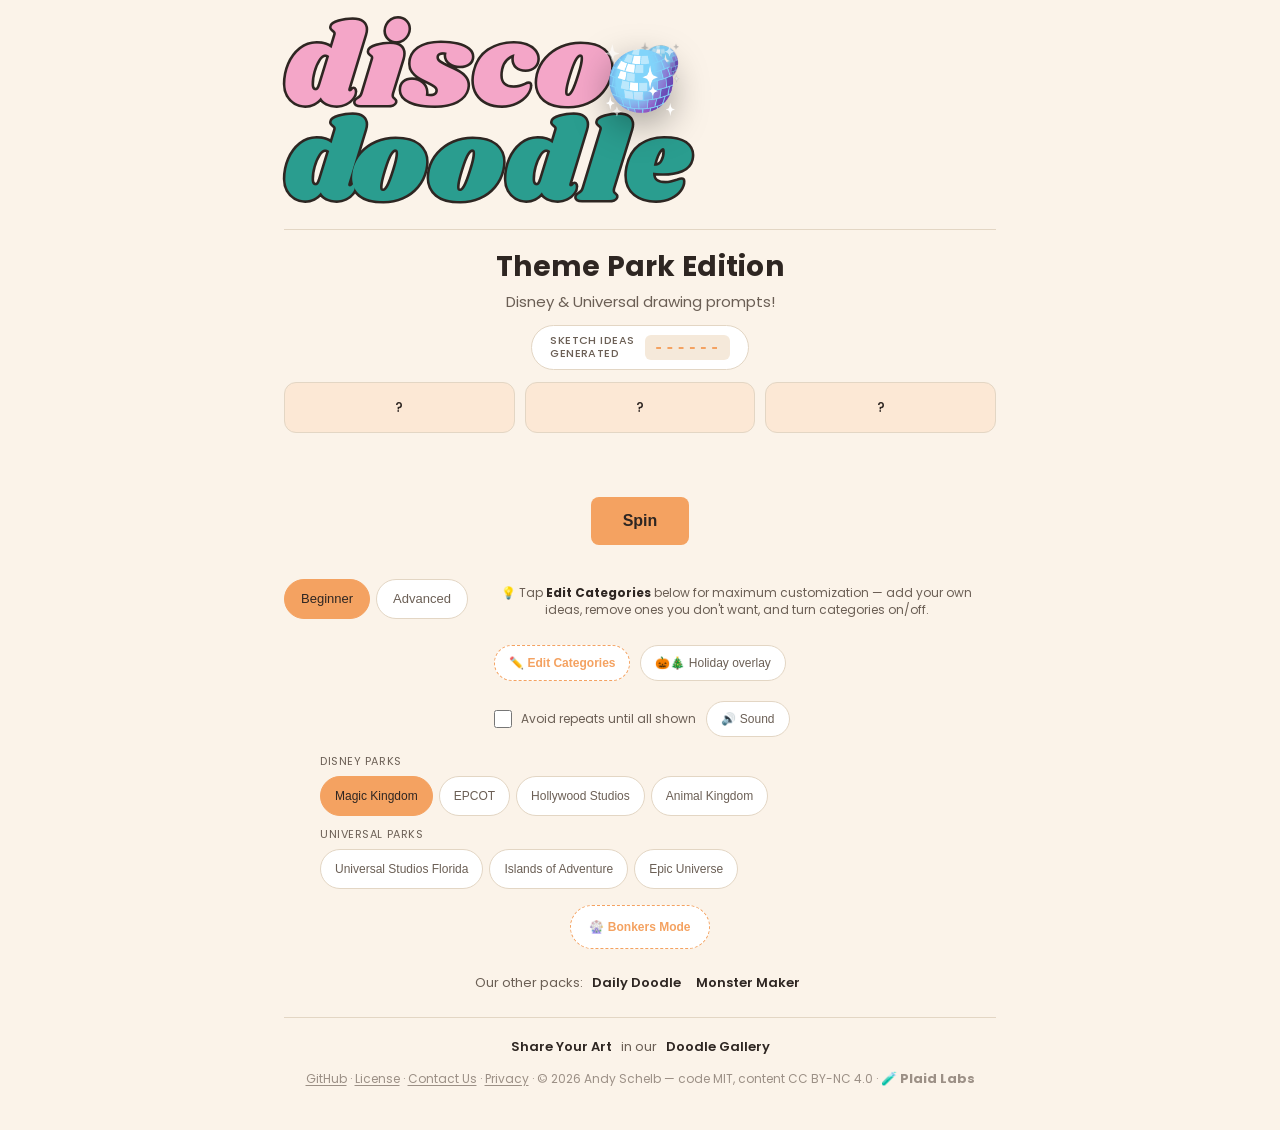
<file: theme-park.html>
<!DOCTYPE html>
<html lang="en">
<head>
<meta charset="UTF-8">
<meta name="viewport" content="width=device-width, initial-scale=1.0">
<title>Theme Park Edition — drawing prompt generator | Disco Doodle</title>
<meta name="description" content="Theme Park Edition: a free, no-signup theme-park-style scene generator. Spin for a character, action, mood, and attraction to draw — inspired by classic amusement-park rides and mascots.">
<link rel="canonical" href="https://discodoodle.com/theme-park.html">
<meta property="og:type" content="website">
<meta property="og:title" content="Theme Park Edition — drawing prompt generator">
<meta property="og:description" content="A free, no-signup theme-park-style scene generator — spin for a character, action, and attraction to draw.">
<meta property="og:image" content="https://discodoodle.com/assets/og/og-theme-park.png">
<meta property="og:url" content="https://discodoodle.com/theme-park.html">
<meta name="twitter:card" content="summary_large_image">
<meta name="twitter:title" content="Theme Park Edition — drawing prompt generator">
<meta name="twitter:description" content="A free, no-signup theme-park-style scene generator — spin for a character, action, and attraction to draw.">
<meta name="twitter:image" content="https://discodoodle.com/assets/og/og-theme-park.png">
<link rel="icon" type="image/png" sizes="32x32" href="/favicon-32x32.png">
<link rel="icon" type="image/png" sizes="16x16" href="/favicon-16x16.png">
<link rel="apple-touch-icon" sizes="180x180" href="/apple-touch-icon.png">
<link rel="manifest" href="/site.webmanifest">
<link rel="shortcut icon" href="/favicon.ico">
<meta name="theme-color" content="#F4A261">
<meta name="apple-mobile-web-app-capable" content="yes">
<meta name="apple-mobile-web-app-status-bar-style" content="default">
<meta name="apple-mobile-web-app-title" content="Disco Doodle">
<meta name="mobile-web-app-capable" content="yes">
<link rel="preconnect" href="https://fonts.googleapis.com">
<link rel="preconnect" href="https://fonts.gstatic.com" crossorigin>
<link href="https://fonts.googleapis.com/css2?family=Shrikhand&family=Poppins:wght@400;500;600;700;800&display=swap" rel="stylesheet">
<link rel="stylesheet" href="assets/style.css">
<script type="application/ld+json">
{
  "@context": "https://schema.org",
  "@type": "WebApplication",
  "name": "Theme Park Edition",
  "url": "https://discodoodle.com/theme-park.html",
  "description": "A free, no-signup theme-park-style scene generator. Spin for a character, action, mood, and attraction to draw — inspired by classic amusement-park rides and mascots.",
  "applicationCategory": "DesignApplication",
  "operatingSystem": "Any (web browser)",
  "isAccessibleForFree": true,
  "offers": {
    "@type": "Offer",
    "price": "0",
    "priceCurrency": "USD"
  },
  "publisher": {
    "@type": "Organization",
    "name": "Disco Doodle",
    "url": "https://discodoodle.com/"
  }
}
</script>
</head>
<body>

<div id="sl-header-mount"></div>

<main id="app" aria-live="polite">
  <!-- Static fallback for crawlers/clients that don't run JS — engine.js
       overwrites this entirely (app.innerHTML =) the instant the pack
       boots, so this never shows for a real visitor with JS enabled. -->
  <h1 class="pack-title">Theme Park Edition</h1>
  <p class="subtitle">Disney &amp; Universal drawing prompts!</p>
  <p>A free, no-signup theme-park-style scene generator. Spin for a character, action, mood, and attraction to draw — inspired by classic amusement-park rides and mascots.</p>
</main>

<div id="sl-footer-mount"></div>

<script>
  window.SL_PACK_LIST = [
    { id: 'dailydoodle', label: 'Daily Doodle', src: 'assets/packs/dailydoodle.js' },
    { id: 'monstermaker', label: 'Monster Maker', src: 'assets/packs/monstermaker.js' },
    { id: 'themepark', label: 'Theme Park Edition', src: 'assets/packs/themepark.js' }
  ];
</script>
<script src="assets/header.js" defer></script>
<script src="assets/footer.js" defer></script>
<script src="assets/holiday-data.js" defer></script>
<script src="assets/engine.js" defer></script>
<script defer>
  document.addEventListener('DOMContentLoaded', function () {
    window.SL_boot('themepark');
  });
</script>

</body>
</html>
</file>
<file: assets/style.css>
/* Disco Doodle — shared shell styles
   Base typography / spacing / layout grid stay identical across every pack.
   Only CSS custom properties under [data-pack] / [data-holiday] shift accents. */

:root {
  /* Warm neutral base — replaces the old cool-gray palette so the whole
     shell reads as one piece with the peach/pink/mint brand accents. */
  --surface-0: #fbf3e9;
  --surface-1: #f5e9da;
  --surface-2: #ffffff;
  --text-primary: #2e2622;
  --text-secondary: #6b5f55;
  --text-muted: #9c9086;
  --border: #e3d6c4;
  --radius: 8px;

  /* Disco Doodle brand palette — fixed regardless of page theme, used for
     the logo lockup and anywhere the brand colors need to stay constant. */
  --brand-peach: #F4A261;
  --brand-pink: #F4A6C8;
  --brand-mint: #2A9D8F;

  /* Default (Daily Doodle) accent — overridden per pack in engine.js,
     and by the Gallery's own theme below. */
  --accent: #F4A6C8;
  --accent-contrast: #2e2622;
  --accent-soft: #fbe0ea;
}

* { box-sizing: border-box; }

html { scroll-behavior: smooth; }

body {
  font-family: 'Poppins', -apple-system, BlinkMacSystemFont, "Segoe UI", Roboto, Helvetica, Arial, sans-serif;
  background: var(--surface-0);
  color: var(--text-primary);
  max-width: 760px;
  margin: 0 auto;
  padding: 0 1rem 2rem;
  transition: background-color .25s ease;
}

a { color: inherit; }

/* ---------- Universal header ---------- */
#sl-header {
  display: flex;
  flex-direction: column;
  align-items: flex-start;
  gap: 10px;
  padding: 20px 0 16px;
  margin-bottom: 0.5rem;
  border-bottom: 0.5px solid var(--border);
}

/* ---------- Logo lockup — Shrikhand, stacked, left-justified, outlined.
   120px is the "true" size from the brand style guide; clamp() scales it
   down on narrow viewports so it never breaks the layout on mobile while
   still hitting 120px on a normal desktop width. ---------- */
.dd-logo {
  position: relative;
  display: inline-block;
  line-height: 0.82;
  text-align: left;
  text-decoration: none;
}
.dd-logo:hover .dd-logo-line { filter: brightness(1.06); }
.dd-logo-line {
  display: block;
  font-family: 'Shrikhand', cursive;
  font-weight: 400;
  font-size: clamp(34px, 9vw, 120px);
  letter-spacing: 0.01em;
  -webkit-text-stroke-width: 0.045em;
  -webkit-text-stroke-color: var(--text-primary);
  paint-order: stroke fill;
  margin: 0;
}
.dd-logo-line--disco { color: var(--brand-pink); }
.dd-logo-line--doodle { color: var(--brand-mint); }
/* Sits inline right after "disco" like an extra character — sized off the
   line's own (inherited) font-size so it scales with the text automatically
   in every context (full sidebar logo, any future size) with no separate
   override needed. */
.dd-logo-ball {
  display: inline-block;
  height: 0.72em;
  width: 0.72em;
  margin-left: 0.05em;
  border-radius: 22%;
  vertical-align: 0.02em;
  object-fit: cover;
}
/* ---------- Page title / result area ---------- */
h1.pack-title {
  font-family: 'Poppins', sans-serif;
  font-size: 28px;
  font-weight: 700;
  letter-spacing: 0.01em;
  margin: 1rem 0 0;
  text-align: center;
}
.subtitle { font-size: 15px; color: var(--text-secondary); margin: 2px 0 0; text-align: center; }
.instruction { text-align: center; font-size: 13px; color: var(--text-secondary); margin: 0 0 1rem; }

.counter-wrap { display: flex; justify-content: center; margin: 0.75rem 0; }
.counter-box {
  display: inline-flex; align-items: center; gap: 10px;
  background: var(--surface-2); border: 0.5px solid var(--border);
  border-radius: 999px; padding: 8px 18px;
}
.counter-label {
  font-size: 11px; font-weight: 500; color: var(--text-secondary);
  letter-spacing: 0.04em; text-transform: uppercase; line-height: 1.2; text-align: left;
}
.counter-digits {
  font-family: 'Courier New', monospace; font-size: 17px; font-weight: 700;
  color: var(--accent); background: var(--surface-1); padding: 3px 9px;
  border-radius: 6px; letter-spacing: 1px;
}

.mode-toggle { display: flex; justify-content: center; gap: 6px; margin: 10px 0; flex-wrap: wrap; }
.mode-btn {
  border: 0.5px solid var(--border); background: var(--surface-2);
  border-radius: 999px; padding: 8px 16px; font-size: 13px;
  cursor: pointer; color: var(--text-secondary);
  min-height: 40px;
}
.mode-btn.active { background: var(--accent); color: var(--accent-contrast); border-color: var(--accent); }

.cat-hint {
  text-align: center; font-size: 12px; color: var(--text-secondary);
  max-width: 480px; margin: 6px auto 0; line-height: 1.4;
}
.cat-hint strong { color: var(--text-primary); }

.settings-row {
  display: flex; justify-content: center; align-items: center;
  gap: 10px; flex-wrap: wrap; margin-bottom: 1rem;
}
/* Forces "Avoid repeats" + "Sound" onto their own line under "Edit
   Categories" / "Holiday overlay" every time — a deliberate line break
   rather than however flex-wrap happens to land at a given screen width. */
.settings-row-break { flex-basis: 100%; height: 0; }
.repeat-toggle {
  display: flex; align-items: center; gap: 6px;
  font-size: 12px; color: var(--text-secondary); cursor: pointer;
  min-height: 36px;
}
.repeat-toggle input { cursor: pointer; width: 18px; height: 18px; }
.pill-btn, .sound-btn, .cat-toggle-btn {
  border: 0.5px solid var(--border); background: var(--surface-2);
  border-radius: 999px; padding: 8px 14px; font-size: 12px;
  cursor: pointer; color: var(--text-secondary);
  min-height: 36px;
}
.sound-btn.muted { opacity: 0.55; }
/* Given its own dashed-border treatment (same visual language as Bonkers
   Mode) so it reads as "tap to customize," not just another minor toggle —
   this is the button people miss when they don't realize categories are
   editable, per user feedback. */
.cat-toggle-btn {
  border: 1.5px dashed var(--accent);
  color: var(--accent);
  font-weight: 600;
}
.cat-toggle-btn.open { background: var(--accent); color: var(--accent-contrast); border-style: solid; }

/* ---------- Result cards ---------- */
#result-row {
  display: grid;
  grid-template-columns: repeat(auto-fit, minmax(120px, 1fr));
  gap: 10px;
  perspective: 600px;
  margin-bottom: 1rem;
}
.result-card {
  border-radius: 12px; padding: 0.875rem 0.5rem; text-align: center;
  font-weight: 500; font-size: 14px; min-height: 44px;
  display: flex; align-items: center; justify-content: center;
  transition: transform 0.1s linear; border: 0.5px solid var(--border);
  background: var(--accent-soft); color: var(--text-primary);
}
#fill-blank { text-align: center; font-size: 16px; min-height: 24px; margin: 0 0 1.5rem; }

.spin-wrap { display: flex; justify-content: center; margin-bottom: 1.5rem; }
#spin-btn {
  border: none; background: var(--accent); color: var(--accent-contrast);
  border-radius: var(--radius); cursor: pointer;
  font-size: 16px; font-weight: 600; padding: 14px 32px;
  min-height: 48px;
}
#spin-btn:hover { filter: brightness(1.08); }
#spin-btn:disabled { opacity: 0.6; cursor: default; }

.share-wrap { display: none; justify-content: center; align-items: center; gap: 10px; flex-wrap: wrap; margin: -0.5rem 0 1.5rem; }
#copy-btn, #save-image-btn {
  border: 0.5px solid var(--border); background: var(--surface-2);
  border-radius: var(--radius); padding: 10px 16px; font-size: 13px;
  cursor: pointer; color: var(--text-primary); min-height: 44px;
}
#copy-btn:hover, #save-image-btn:hover { background: var(--surface-1); }
#save-image-btn:disabled { opacity: 0.6; cursor: default; }
#copy-feedback { font-size: 12px; color: var(--text-secondary); }

.history-wrap { display: none; max-width: 420px; margin: 0 auto 2rem; font-size: 13px; color: var(--text-secondary); }
.history-wrap summary { cursor: pointer; text-align: center; font-weight: 500; padding: 8px 0; min-height: 32px; }
#history-list { list-style: none; margin: 8px 0 0; padding: 0; display: flex; flex-direction: column; gap: 6px; }
#history-list li { background: var(--surface-2); border: 0.5px solid var(--border); border-radius: var(--radius); padding: 6px 10px; }

/* ---------- Park toggles (Theme Park Edition) ---------- */
.park-toggles { max-width: 640px; margin: 0 auto 1rem; }
.park-group { margin-bottom: 10px; }
.park-group-label { font-size: 11px; text-transform: uppercase; letter-spacing: 0.05em; color: var(--text-secondary); margin: 0 0 6px; }
.park-chip-row { display: flex; flex-wrap: wrap; gap: 6px; }
.park-chip {
  border: 0.5px solid var(--border); background: var(--surface-2);
  border-radius: 999px; padding: 8px 14px; font-size: 12px;
  cursor: pointer; color: var(--text-secondary); min-height: 40px;
}
.park-chip.on { background: var(--accent); color: var(--accent-contrast); border-color: var(--accent); }
.bonkers-row { display: flex; justify-content: center; margin-bottom: 1rem; }
.bonkers-btn {
  border: 1.5px dashed var(--accent); background: var(--surface-2);
  border-radius: 999px; padding: 9px 18px; font-size: 12px; font-weight: 600;
  cursor: pointer; color: var(--accent); min-height: 44px;
}
.bonkers-btn.on { background: var(--accent); color: var(--accent-contrast); border-style: solid; }

/* ---------- Categories panel (collapsed by default) ---------- */
#categories-panel-wrap { max-width: 680px; margin: 0 auto 1.5rem; }
#categories-panel { display: none; margin-top: 10px; }
#categories-panel.open { display: block; }
#columns {
  columns: 210px 3;
  column-gap: 12px;
  margin-bottom: 0.5rem;
}
.col-card {
  background: var(--surface-2);
  border: 0.5px solid var(--border);
  border-radius: 12px;
  padding: 0.875rem;
  break-inside: avoid;
  -webkit-column-break-inside: avoid;
  margin-bottom: 12px;
  overflow: hidden;
}
.col-header { display: flex; align-items: center; justify-content: space-between; margin-bottom: 8px; }
.col-label { display: flex; align-items: center; gap: 6px; font-size: 13px; color: var(--text-secondary); }
.col-actions { display: flex; align-items: center; gap: 4px; }
.icon-btn {
  border: none; background: none; cursor: pointer; font-size: 15px;
  padding: 6px; color: var(--text-muted); border-radius: 6px; line-height: 1;
  min-width: 32px; min-height: 32px;
}
.icon-btn:hover { background: var(--surface-1); }
.item-list { display: flex; flex-direction: column; gap: 4px; margin-bottom: 8px; }
.item-row {
  display: flex; align-items: center; justify-content: space-between;
  font-size: 13px; padding: 6px 8px; background: var(--surface-1); border-radius: var(--radius);
}
.item-row button { border: none; background: none; color: var(--text-muted); cursor: pointer; font-size: 15px; padding: 4px 6px; min-width: 32px; min-height: 32px; }
.add-row { display: flex; gap: 6px; min-width: 0; }
.add-row input {
  flex: 1; min-width: 0; font-size: 13px; height: 38px; padding: 0 10px;
  border: 0.5px solid var(--border); border-radius: var(--radius);
  background: var(--surface-2); color: var(--text-primary);
}
.add-row button {
  border: 0.5px solid var(--border); background: var(--surface-2);
  border-radius: var(--radius); cursor: pointer; color: var(--text-primary);
  padding: 0 14px; min-height: 38px; min-width: 44px; flex-shrink: 0;
}
.add-row button:hover { background: var(--surface-1); }
.toggle-switch { position: relative; display: inline-block; width: 38px; height: 22px; flex-shrink: 0; }
.toggle-switch input { opacity: 0; width: 100%; height: 100%; margin: 0; cursor: pointer; position: relative; z-index: 2; }
.toggle-switch .track { position: absolute; inset: 0; background: var(--border); border-radius: 999px; transition: background .15s; pointer-events: none; }
.toggle-switch .thumb { position: absolute; top: 2px; left: 2px; width: 18px; height: 18px; background: #fff; border-radius: 50%; transition: transform .15s; pointer-events: none; }
.toggle-switch input:checked ~ .track { background: var(--accent); }
.toggle-switch input:checked ~ .thumb { transform: translateX(16px); }
.cat-card.inactive { padding-bottom: 0.6rem; }
.cat-card.inactive .col-header { margin-bottom: 0; }
.cat-card.inactive .item-list, .cat-card.inactive .add-row { display: none; }

/* ---------- Cross-links to the other 2 packs ---------- */
.other-packs-line {
  text-align: center; font-size: 13px; color: var(--text-secondary);
  margin: 1.5rem 0 0.5rem;
}
.other-pack-link {
  color: var(--text-primary); font-weight: 600; text-decoration: none;
  padding: 3px 6px; border-radius: 6px;
}
.other-pack-link:hover { background: var(--accent-soft); text-decoration: underline; }

/* Holiday overlay toggle — tucked at the bottom of the categories panel, discoverable not prominent */
#holiday-toggle-row {
  border-top: 1px dashed var(--border);
  margin-top: 14px;
  padding-top: 12px;
  display: flex;
  justify-content: center;
  gap: 8px;
  flex-wrap: wrap;
}
.holiday-chip {
  border: 0.5px solid var(--border); background: var(--surface-2);
  border-radius: 999px; padding: 7px 14px; font-size: 12px;
  cursor: pointer; color: var(--text-secondary); min-height: 36px;
  display: inline-flex; align-items: center; text-decoration: none;
}
.holiday-chip:hover { background: var(--surface-1); color: var(--text-primary); border-color: var(--accent); }
.holiday-chip.on-halloween { background: #ff8c1a; color: #1a0e00; border-color: #1a0e00; }
.holiday-chip.on-christmas { background: #b5153b; color: #ffffff; border-color: #0b5c33; }

/* ---------- Holiday decorative accents ---------- */
#holiday-accent {
  position: fixed; top: 8px; right: 10px; font-size: 26px;
  opacity: 0.85; pointer-events: none; z-index: 5; display: none;
}
[data-holiday="halloween"] #holiday-accent { display: block; }
[data-holiday="christmas"] #holiday-accent { display: block; }

/* ---------- Universal footer ---------- */
#sl-footer {
  text-align: center; font-size: 12px; color: var(--text-muted);
  padding: 18px 0 8px; border-top: 0.5px solid var(--border); margin-top: 1.5rem;
  line-height: 1.7;
}
#sl-footer a { text-decoration: underline; text-underline-offset: 2px; }
/* Pills row first — same side-by-side chip style everywhere, with the
   highlight-on-hover .holiday-chip already has. Overrides the general
   "#sl-footer a" underline above; a pill shouldn't show a text underline. */
.sl-footer-links {
  display: flex; justify-content: center; align-items: center;
  gap: 8px; flex-wrap: wrap; margin: 0 0 10px;
}
#sl-footer .holiday-chip { text-decoration: none; }
/* "Share Your Art in our Doodle Gallery" — same plain bold-link treatment
   as the "other packs" links on generator pages, not a pill. Overrides the
   general "#sl-footer a" underline above (a plain sentence still shouldn't
   underline its links the same way GitHub/License/Contact do below it). */
.sl-footer-share-line { margin: 0 0 10px; }
#sl-footer .other-pack-link { text-decoration: none; }
#sl-footer .other-pack-link:hover { text-decoration: underline; }
/* Everything else — GitHub/License/Contact/copyright/Plaid Labs — is one
   plain text line now instead of several stacked <br>s. */
.sl-footer-line { margin: 0; }
/* "Plaid Labs" — the parent brand — still gets its icon + bold treatment
   even folded into the single line, so the credit still stands out. */
#sl-footer .sl-footer-parent { font-family: 'Poppins', sans-serif; font-weight: 700; font-size: 13px; text-decoration: none; }
#sl-footer .sl-footer-parent:hover { text-decoration: underline; }

@media (max-width: 480px) {
  body { padding: 0 0.75rem 1.5rem; }
  h1.pack-title { font-size: 22px; }
  .subtitle, .instruction { font-size: 13px; }
  #columns { columns: 150px 2; column-gap: 8px; }
  .col-card { padding: 0.75rem; }
  #result-row { grid-template-columns: repeat(auto-fit, minmax(100px, 1fr)); gap: 8px; }
  .result-card { font-size: 13px; padding: 0.75rem 0.4rem; }
  #fill-blank { font-size: 15px; }
  #sl-header { padding: 14px 0 12px; gap: 8px; }
}

@media (min-width: 768px) {
  body { padding: 0 1.5rem 2rem; }
}

/* ---------- Disco Doodle intro (plays once per page load, ~3s total) ---------- */
#dd-disco-intro {
  position: fixed;
  inset: 0;
  z-index: 9999;
  pointer-events: none;
  overflow: hidden;
}
#dd-disco-ball {
  position: absolute;
  left: 50%;
  top: -120px;
  font-size: 64px;
  line-height: 1;
  transform: translateX(-50%);
  filter: drop-shadow(0 12px 18px rgba(0,0,0,.35));
  animation:
    dd-ball-drop 0.7s cubic-bezier(.32,1.6,.55,1) forwards,
    dd-ball-sway 1.4s ease-in-out 0.7s 2;
}
@keyframes dd-ball-drop {
  0%   { top: -120px; }
  70%  { top: 54px; }
  85%  { top: 40px; }
  100% { top: 48px; }
}
@keyframes dd-ball-sway {
  0%, 100% { transform: translateX(-50%) rotate(-6deg); }
  50%      { transform: translateX(-50%) rotate(6deg); }
}
.dd-light-spot {
  position: absolute;
  width: 90px;
  height: 90px;
  border-radius: 50%;
  opacity: 0;
  mix-blend-mode: screen;
  filter: blur(2px);
  animation: dd-spot-flicker 0.9s ease-in-out infinite, dd-spot-drift 3s linear infinite;
  animation-delay: inherit;
}
@keyframes dd-spot-flicker {
  0%, 100% { opacity: 0; }
  50%      { opacity: .85; }
}
@keyframes dd-spot-drift {
  0%   { transform: translate(0,0); }
  25%  { transform: translate(40px,-30px); }
  50%  { transform: translate(-30px,20px); }
  75%  { transform: translate(20px,40px); }
  100% { transform: translate(0,0); }
}
#dd-disco-intro.dd-fade-out #dd-disco-ball {
  transition: opacity .5s ease, top .5s ease;
  animation-play-state: paused;
  opacity: 0;
  top: 10px;
}
#dd-disco-intro.dd-fade-out .dd-light-spot {
  transition: opacity .5s ease;
  animation-play-state: paused;
  opacity: 0 !important;
}
@media (prefers-reduced-motion: reduce) {
  #dd-disco-ball { animation: none !important; top: 20px; }
  .dd-light-spot { animation: none !important; opacity: .5; }
}
</file>
